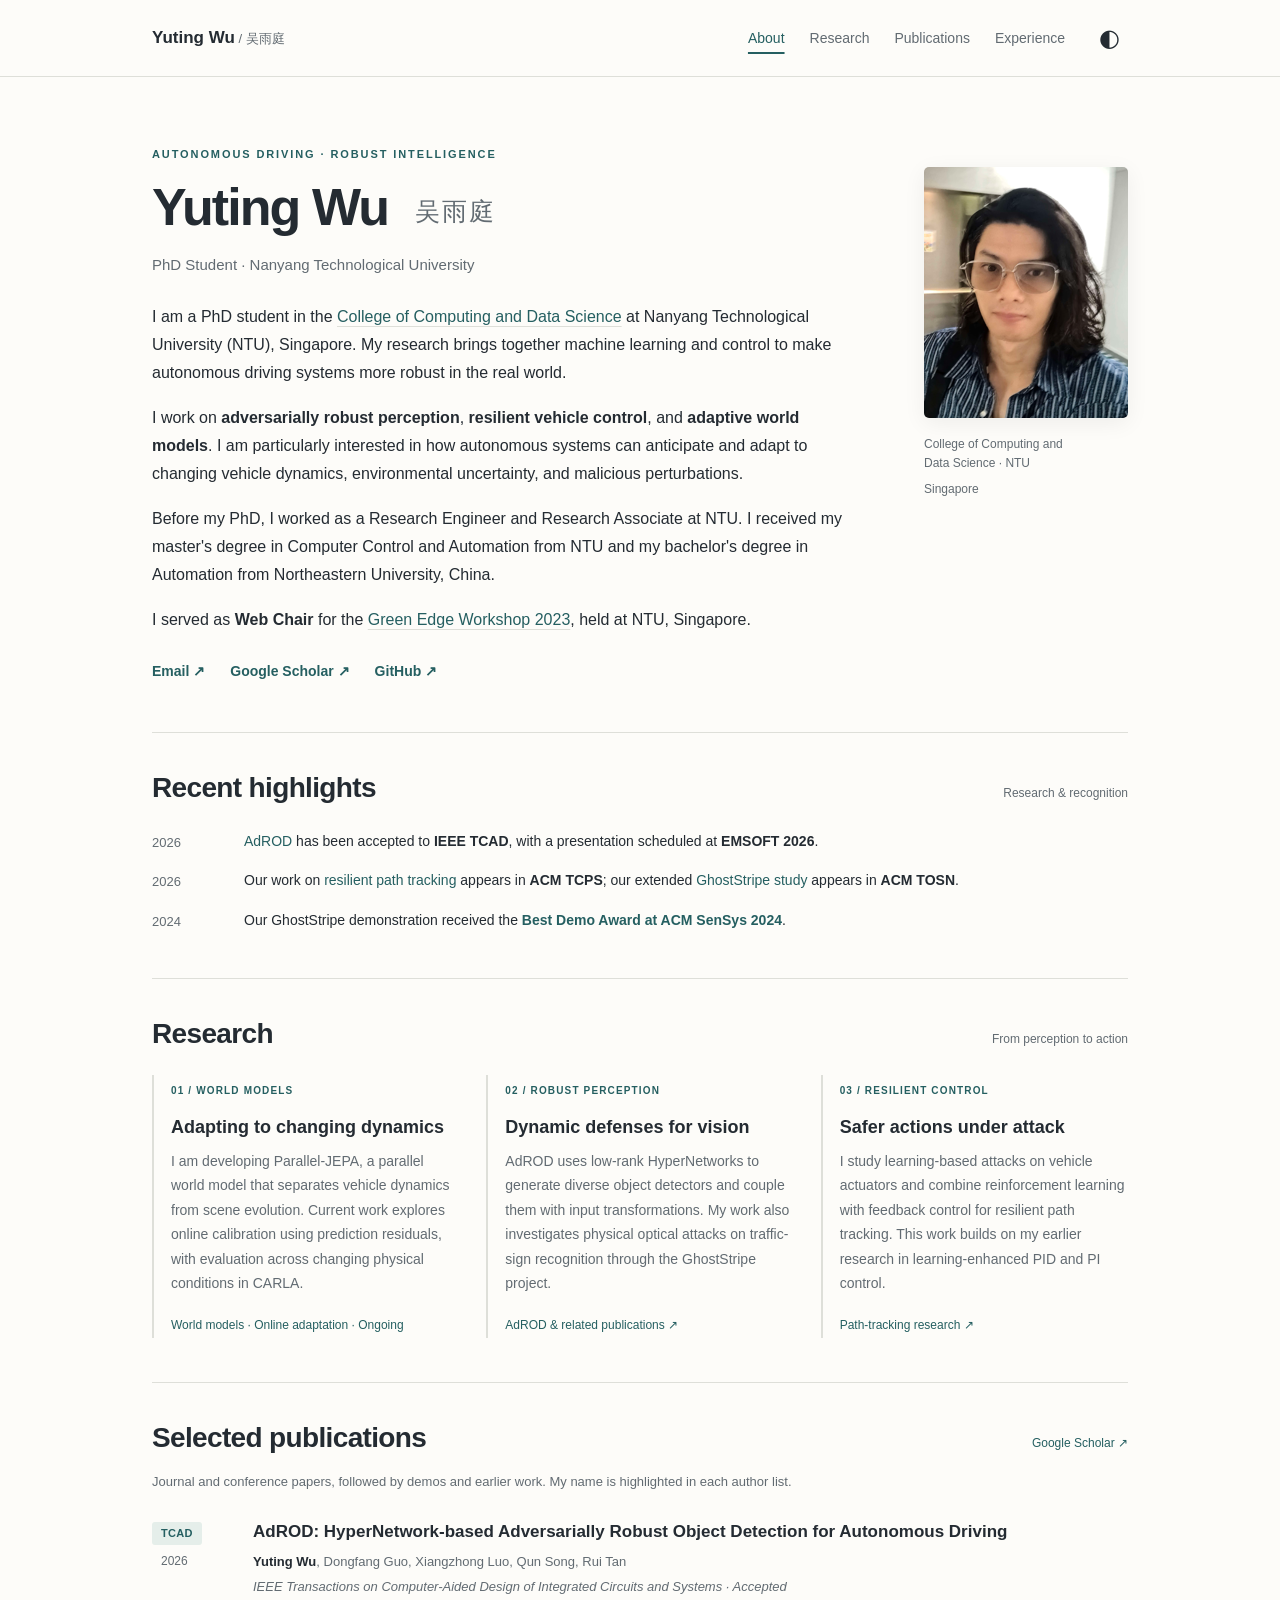
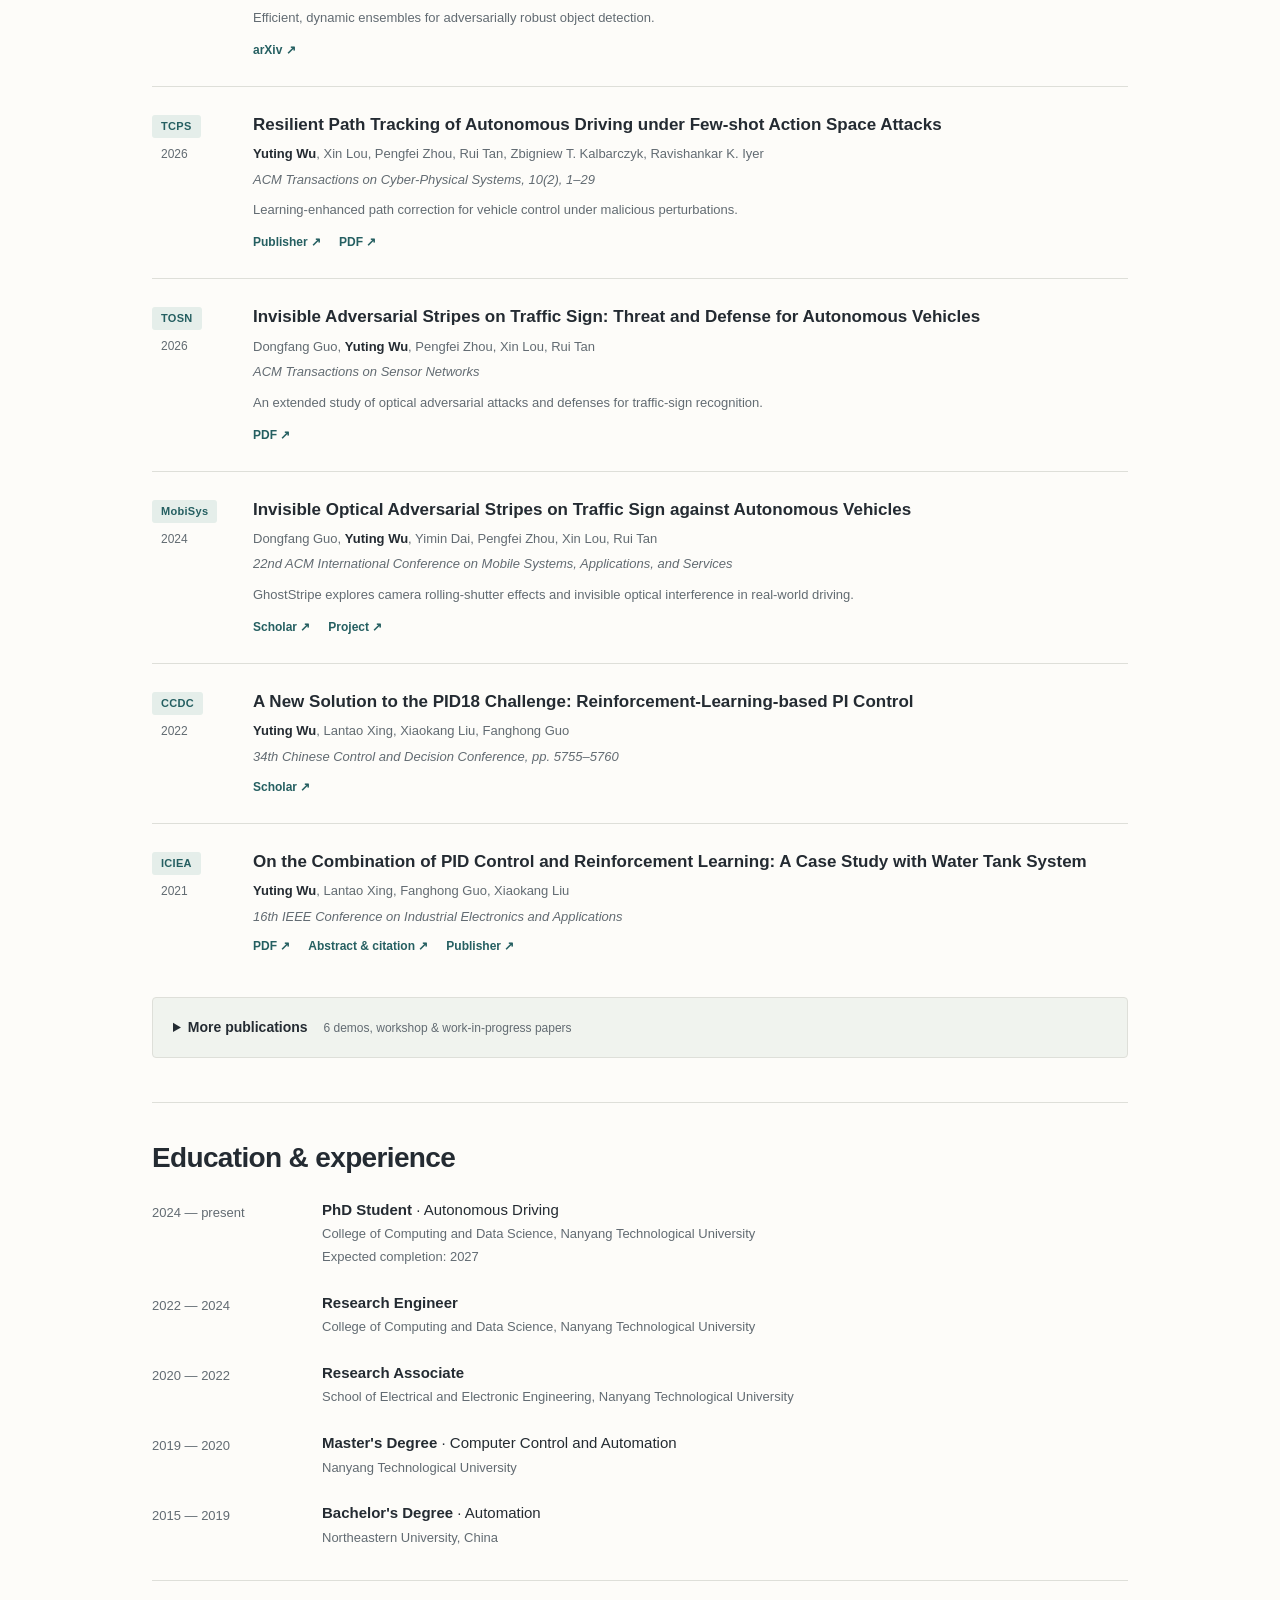
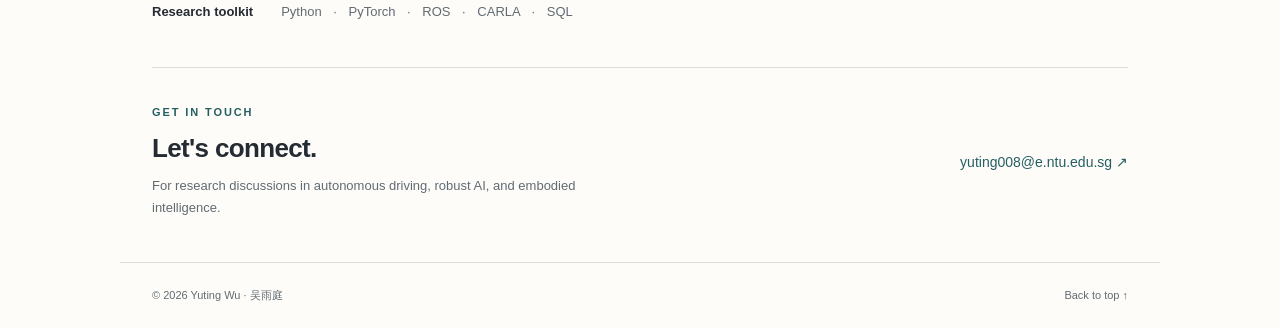
<file: index.html>
<!doctype html>
<html lang="en"><head>
<meta charset="utf-8"><meta name="viewport" content="width=device-width, initial-scale=1">
<meta name="description" content="Yuting Wu (吴雨庭), PhD student at Nanyang Technological University. Autonomous driving, robust perception, reinforcement learning, and adaptive world models.">
<meta name="theme-color" content="#fdfcf9"><meta property="og:title" content="Yuting Wu | Autonomous Driving &amp; Robust Intelligence"><meta property="og:description" content="PhD student at NTU researching robust perception, resilient control, and adaptive world models for autonomous driving."><meta property="og:type" content="website"><meta property="og:url" content="https://yutingwu-ntuiot.github.io/">
<link rel="canonical" href="https://yutingwu-ntuiot.github.io/"><link rel="icon" href="favicon.svg" type="image/svg+xml"><link rel="stylesheet" href="style.css"><title>Yuting Wu | Autonomous Driving &amp; Robust Intelligence</title>
</head><body><a class="skip" href="#main">Skip to content</a>
<header><nav aria-label="Main navigation"><a class="wordmark" href="#about">Yuting Wu<span> / 吴雨庭</span></a><div class="nav-links"><a class="active" href="#about">About</a><a href="#research">Research</a><a href="#publications">Publications</a><a href="#experience">Experience</a><button id="theme" type="button" aria-label="Switch to dark theme" aria-pressed="false">◐</button></div></nav></header>
<main id="main"><section id="about" class="about" aria-labelledby="name"><div class="intro"><div class="bio">
<p class="eyebrow">AUTONOMOUS DRIVING · ROBUST INTELLIGENCE</p><h1 id="name">Yuting Wu <span lang="zh">吴雨庭</span></h1><p class="position">PhD Student · Nanyang Technological University</p>
<p>I am a PhD student in the <a href="https://www.ntu.edu.sg/computing">College of Computing and Data Science</a> at Nanyang Technological University (NTU), Singapore. My research brings together machine learning and control to make autonomous driving systems more robust in the real world.</p>
<p>I work on <strong>adversarially robust perception</strong>, <strong>resilient vehicle control</strong>, and <strong>adaptive world models</strong>. I am particularly interested in how autonomous systems can anticipate and adapt to changing vehicle dynamics, environmental uncertainty, and malicious perturbations.</p>
<p>Before my PhD, I worked as a Research Engineer and Research Associate at NTU. I received my master's degree in Computer Control and Automation from NTU and my bachelor's degree in Automation from Northeastern University, China.</p>
<p>I served as <strong>Web Chair</strong> for the <a href="https://sites.google.com/view/green-edge-workshop/">Green Edge Workshop 2023</a>, held at NTU, Singapore.</p>
<div class="contact-links" aria-label="Contact and academic profiles"><a href="mailto:yuting008@e.ntu.edu.sg">Email ↗</a><a href="https://scholar.google.com/citations?user=b2eXVCQAAAAJ&amp;hl=en">Google Scholar ↗</a><a href="https://github.com/yutingwu-ntuiot">GitHub ↗</a></div></div>
<aside class="profile"><img src="portrait.png" width="204" height="251" alt="Portrait of Yuting Wu"><p>College of Computing and<br>Data Science · NTU</p><span>Singapore</span></aside></div></section>
<section class="section news" aria-labelledby="news-title"><div class="section-heading"><h2 id="news-title">Recent highlights</h2><span class="section-note">Research &amp; recognition</span></div><ul class="news-list">
<li><span class="date">2026</span><p><a href="https://arxiv.org/abs/2608.16031">AdROD</a> has been accepted to <strong>IEEE TCAD</strong>, with a presentation scheduled at <strong>EMSOFT 2026</strong>.</p></li>
<li><span class="date">2026</span><p>Our work on <a href="https://doi.org/10.1145/3777460">resilient path tracking</a> appears in <strong>ACM TCPS</strong>; our extended <a href="https://tanrui.github.io/pub/GhostStripe-TOSN.pdf">GhostStripe study</a> appears in <strong>ACM TOSN</strong>.</p></li>
<li><span class="date">2024</span><p>Our GhostStripe demonstration received the <strong class="award-inline">Best Demo Award at ACM SenSys 2024</strong>.</p></li></ul></section>
<section class="section" id="research" aria-labelledby="research-title"><div class="section-heading"><h2 id="research-title">Research</h2><span class="section-note">From perception to action</span></div><div class="research-grid">
<article><span class="topic-number">01 / WORLD MODELS</span><h3>Adapting to changing dynamics</h3><p>I am developing Parallel-JEPA, a parallel world model that separates vehicle dynamics from scene evolution. Current work explores online calibration using prediction residuals, with evaluation across changing physical conditions in CARLA.</p><span class="topic-footer">World models · Online adaptation · Ongoing</span></article>
<article><span class="topic-number">02 / ROBUST PERCEPTION</span><h3>Dynamic defenses for vision</h3><p>AdROD uses low-rank HyperNetworks to generate diverse object detectors and couple them with input transformations. My work also investigates physical optical attacks on traffic-sign recognition through the GhostStripe project.</p><a href="#pub-tcad">AdROD &amp; related publications ↗</a></article>
<article><span class="topic-number">03 / RESILIENT CONTROL</span><h3>Safer actions under attack</h3><p>I study learning-based attacks on vehicle actuators and combine reinforcement learning with feedback control for resilient path tracking. This work builds on my earlier research in learning-enhanced PID and PI control.</p><a href="#pub-tcps">Path-tracking research ↗</a></article></div></section>
<section class="section" id="publications" aria-labelledby="publications-title"><div class="section-heading"><h2 id="publications-title">Selected publications</h2><a class="section-note" href="https://scholar.google.com/citations?user=b2eXVCQAAAAJ&amp;hl=en">Google Scholar ↗</a></div><p class="section-intro">Journal and conference papers, followed by demos and earlier work. My name is highlighted in each author list.</p><div class="publication-list"><article class="publication" id="pub-tcad"><div class="pub-label"><span>TCAD</span><time>2026</time></div><div><h3><a href="https://arxiv.org/abs/2608.16031">AdROD: HyperNetwork-based Adversarially Robust Object Detection for Autonomous Driving</a></h3><p class="authors"><strong>Yuting Wu</strong>, Dongfang Guo, Xiangzhong Luo, Qun Song, Rui Tan</p><p class="venue">IEEE Transactions on Computer-Aided Design of Integrated Circuits and Systems · Accepted</p><p class="pub-summary">Efficient, dynamic ensembles for adversarially robust object detection.</p><div class="paper-links"><a href="https://arxiv.org/abs/2608.16031">arXiv ↗</a></div></div></article><article class="publication" id="pub-tcps"><div class="pub-label"><span>TCPS</span><time>2026</time></div><div><h3><a href="https://doi.org/10.1145/3777460">Resilient Path Tracking of Autonomous Driving under Few-shot Action Space Attacks</a></h3><p class="authors"><strong>Yuting Wu</strong>, Xin Lou, Pengfei Zhou, Rui Tan, Zbigniew T. Kalbarczyk, Ravishankar K. Iyer</p><p class="venue">ACM Transactions on Cyber-Physical Systems, 10(2), 1–29</p><p class="pub-summary">Learning-enhanced path correction for vehicle control under malicious perturbations.</p><div class="paper-links"><a href="https://doi.org/10.1145/3777460">Publisher ↗</a><a href="https://tanrui.github.io/pub/Yuting-TCPS25.pdf">PDF ↗</a></div></div></article><article class="publication" id="pub-tosn"><div class="pub-label"><span>TOSN</span><time>2026</time></div><div><h3><a href="https://tanrui.github.io/pub/GhostStripe-TOSN.pdf">Invisible Adversarial Stripes on Traffic Sign: Threat and Defense for Autonomous Vehicles</a></h3><p class="authors">Dongfang Guo, <strong>Yuting Wu</strong>, Pengfei Zhou, Xin Lou, Rui Tan</p><p class="venue">ACM Transactions on Sensor Networks</p><p class="pub-summary">An extended study of optical adversarial attacks and defenses for traffic-sign recognition.</p><div class="paper-links"><a href="https://tanrui.github.io/pub/GhostStripe-TOSN.pdf">PDF ↗</a></div></div></article><article class="publication" id="pub-mobisys"><div class="pub-label"><span>MobiSys</span><time>2024</time></div><div><h3><a href="https://scholar.google.com/citations?view_op=view_citation&amp;hl=en&amp;user=b2eXVCQAAAAJ&amp;citation_for_view=b2eXVCQAAAAJ:UeHWp8X0CEIC">Invisible Optical Adversarial Stripes on Traffic Sign against Autonomous Vehicles</a></h3><p class="authors">Dongfang Guo, <strong>Yuting Wu</strong>, Yimin Dai, Pengfei Zhou, Xin Lou, Rui Tan</p><p class="venue">22nd ACM International Conference on Mobile Systems, Applications, and Services</p><p class="pub-summary">GhostStripe explores camera rolling-shutter effects and invisible optical interference in real-world driving.</p><div class="paper-links"><a href="https://scholar.google.com/citations?view_op=view_citation&amp;hl=en&amp;user=b2eXVCQAAAAJ&amp;citation_for_view=b2eXVCQAAAAJ:UeHWp8X0CEIC">Scholar ↗</a><a href="https://dfguooo.github.io/projects/ghoststripe/">Project ↗</a></div></div></article><article class="publication" id="pub-ccdc"><div class="pub-label"><span>CCDC</span><time>2022</time></div><div><h3><a href="https://scholar.google.com/citations?view_op=view_citation&amp;hl=en&amp;user=b2eXVCQAAAAJ&amp;citation_for_view=b2eXVCQAAAAJ:9yKSN-GCB0IC">A New Solution to the PID18 Challenge: Reinforcement-Learning-based PI Control</a></h3><p class="authors"><strong>Yuting Wu</strong>, Lantao Xing, Xiaokang Liu, Fanghong Guo</p><p class="venue">34th Chinese Control and Decision Conference, pp. 5755–5760</p><div class="paper-links"><a href="https://scholar.google.com/citations?view_op=view_citation&amp;hl=en&amp;user=b2eXVCQAAAAJ&amp;citation_for_view=b2eXVCQAAAAJ:9yKSN-GCB0IC">Scholar ↗</a></div></div></article><article class="publication" id="pub-iciea"><div class="pub-label"><span>ICIEA</span><time>2021</time></div><div><h3><a href="https://ieeexplore.ieee.org/document/9516140/">On the Combination of PID Control and Reinforcement Learning: A Case Study with Water Tank System</a></h3><p class="authors"><strong>Yuting Wu</strong>, Lantao Xing, Fanghong Guo, Xiaokang Liu</p><p class="venue">16th IEEE Conference on Industrial Electronics and Applications</p><div class="paper-links"><a href="pid-rl-water-tank.pdf">PDF ↗</a><a href="pid-rl-water-tank.html">Abstract &amp; citation ↗</a><a href="https://ieeexplore.ieee.org/document/9516140/">Publisher ↗</a></div></div></article></div><details class="more-publications"><summary>More publications <span>6 demos, workshop &amp; work-in-progress papers</span></summary><div class="additional-papers"><article><span class="small-label">SenSys 2025 · Demo</span><h3><a href="https://scholar.google.com/citations?view_op=view_citation&amp;hl=en&amp;user=b2eXVCQAAAAJ&amp;citation_for_view=b2eXVCQAAAAJ:zYLM7Y9cAGgC">Parameterized Stochastic Ensemble Defense for Object Detection</a></h3><p class="authors"><strong>Yuting Wu</strong>, Dongfang Guo, Xiangzhong Luo, Qun Song, Rui Tan</p></article><article><span class="small-label">SenSys 2024 · Demo · Best Demo Award</span><h3><a href="https://scholar.google.com/citations?view_op=view_citation&amp;hl=en&amp;user=b2eXVCQAAAAJ&amp;citation_for_view=b2eXVCQAAAAJ:IjCSPb-OGe4C">Invisible Adversarial Stripes against Traffic Sign Recognition in Autonomous Driving</a></h3><p class="authors">Dongfang Guo, <strong>Yuting Wu</strong>, Yimin Dai, Pengfei Zhou, Xin Lou, Rui Tan</p></article><article><span class="small-label">DSN Workshops / SSIV 2023</span><h3><a href="https://scholar.google.com/citations?view_op=view_citation&amp;hl=en&amp;user=b2eXVCQAAAAJ&amp;citation_for_view=b2eXVCQAAAAJ:qjMakFHDy7sC">Susceptibility of Autonomous Driving Agents to Learning-Based Action-Space Attacks</a></h3><p class="authors"><strong>Yuting Wu</strong>, Pengfei Zhou, Xin Lou, Rui Tan, Zbigniew T. Kalbarczyk, Ravishankar K. Iyer</p></article><article><span class="small-label">ICCPS 2023 · Work in progress</span><h3><a href="https://scholar.google.com/citations?view_op=view_citation&amp;hl=en&amp;user=b2eXVCQAAAAJ&amp;citation_for_view=b2eXVCQAAAAJ:2osOgNQ5qMEC">Effects of Learning-Based Action-Space Attacks on Autonomous Driving Agents</a></h3><p class="authors"><strong>Yuting Wu</strong>, Xin Lou, Pengfei Zhou, Rui Tan, Zbigniew T. Kalbarczyk, Ravishankar K. Iyer</p></article><article><span class="small-label">IPSN 2022 · Demo abstract</span><h3><a href="https://scholar.google.com/citations?view_op=view_citation&amp;hl=en&amp;user=b2eXVCQAAAAJ&amp;citation_for_view=b2eXVCQAAAAJ:d1gkVwhDpl0C">3D Simultaneous Localization and Mapping with Power Network Electromagnetic Radiation</a></h3><p class="authors">Rongrong Wang, Zhenyu Yan, <strong>Yuting Wu</strong>, Rui Tan, Chris Xiaoxuan Lu</p></article><article><span class="small-label">SenSys 2021 · Demo abstract</span><h3><a href="https://scholar.google.com/citations?view_op=view_citation&amp;hl=en&amp;user=b2eXVCQAAAAJ&amp;citation_for_view=b2eXVCQAAAAJ:u-x6o8ySG0sC">Infrastructure-Free Smartphone Indoor Localization Using Room Acoustic Responses</a></h3><p class="authors">Dongfang Guo, Wenjie Luo, Chaojie Gu, <strong>Yuting Wu</strong>, Qun Song, Zhenyu Yan, Rui Tan</p></article></div></details></section>
<section class="section" id="experience" aria-labelledby="experience-title"><div class="section-heading"><h2 id="experience-title">Education &amp; experience</h2></div><div class="timeline">
<article><span class="date">2024 — present</span><div><h3>PhD Student <span>· Autonomous Driving</span></h3><p>College of Computing and Data Science, Nanyang Technological University</p><p class="muted">Expected completion: 2027</p></div></article>
<article><span class="date">2022 — 2024</span><div><h3>Research Engineer</h3><p>College of Computing and Data Science, Nanyang Technological University</p></div></article>
<article><span class="date">2020 — 2022</span><div><h3>Research Associate</h3><p>School of Electrical and Electronic Engineering, Nanyang Technological University</p></div></article>
<article><span class="date">2019 — 2020</span><div><h3>Master's Degree <span>· Computer Control and Automation</span></h3><p>Nanyang Technological University</p></div></article>
<article><span class="date">2015 — 2019</span><div><h3>Bachelor's Degree <span>· Automation</span></h3><p>Northeastern University, China</p></div></article></div>
<div class="toolkit"><h3>Research toolkit</h3><p>Python <span>·</span> PyTorch <span>·</span> ROS <span>·</span> CARLA <span>·</span> SQL</p></div></section>
<section class="contact-section" aria-labelledby="contact-title"><div><p class="eyebrow">GET IN TOUCH</p><h2 id="contact-title">Let's connect.</h2><p>For research discussions in autonomous driving, robust AI, and embodied intelligence.</p></div><a href="mailto:yuting008@e.ntu.edu.sg">yuting008@e.ntu.edu.sg ↗</a></section>
</main><footer><span>© <span id="year">2026</span> Yuting Wu · 吴雨庭</span><a href="#about">Back to top ↑</a></footer><script src="script.js"></script></body></html>
</file>
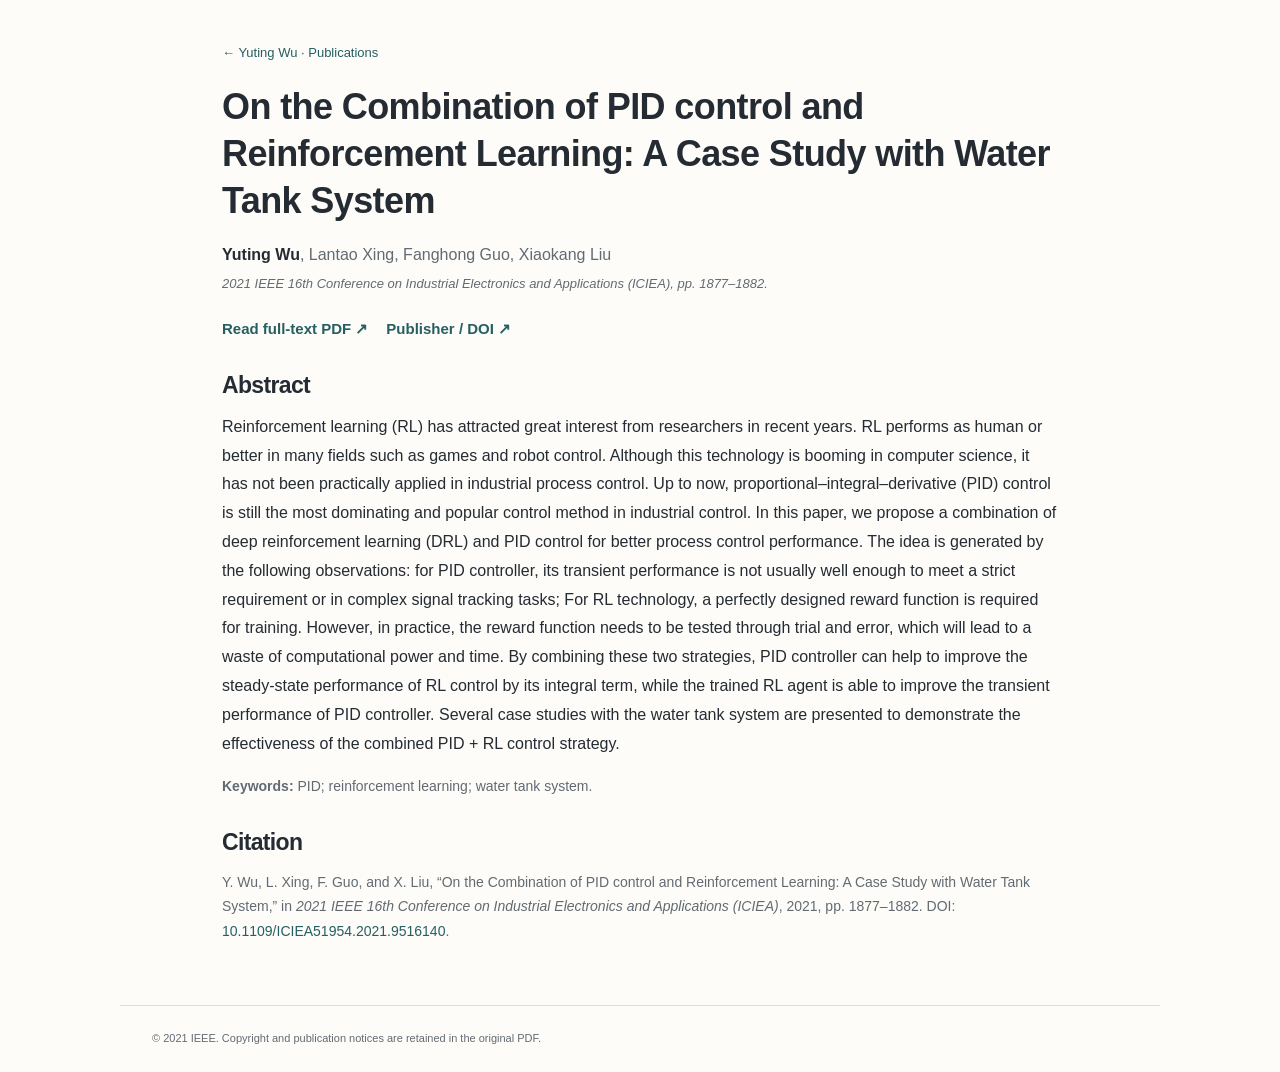
<file: pid-rl-water-tank.html>
<!doctype html>
<html lang="en"><head><meta charset="utf-8"><meta name="viewport" content="width=device-width, initial-scale=1">
<title>On the Combination of PID control and Reinforcement Learning: A Case Study with Water Tank System | Yuting Wu</title>
<meta name="description" content="Paper by Yuting Wu, Lantao Xing, Fanghong Guo, and Xiaokang Liu. ICIEA 2021, pages 1877–1882. Abstract and full-text PDF.">
<meta name="citation_title" content="On the Combination of PID control and Reinforcement Learning: A Case Study with Water Tank System">
<meta name="citation_author" content="Yuting Wu">
<meta name="citation_author" content="Lantao Xing">
<meta name="citation_author" content="Fanghong Guo">
<meta name="citation_author" content="Xiaokang Liu">
<meta name="citation_publication_date" content="2021">
<meta name="citation_conference_title" content="2021 IEEE 16th Conference on Industrial Electronics and Applications (ICIEA)">
<meta name="citation_firstpage" content="1877">
<meta name="citation_lastpage" content="1882">
<meta name="citation_doi" content="10.1109/ICIEA51954.2021.9516140">
<meta name="citation_pdf_url" content="https://yutingwu-ntuiot.github.io/pid-rl-water-tank.pdf">
<meta name="citation_language" content="en">
<meta name="robots" content="index, follow">
<link rel="canonical" href="https://yutingwu-ntuiot.github.io/pid-rl-water-tank.html"><link rel="stylesheet" href="style.css"><link rel="icon" href="favicon.svg" type="image/svg+xml">
<style>.paper-page{max-width:900px;padding-top:38px;padding-bottom:48px}.paper-page h1{font-size:clamp(26px,4vw,36px);letter-spacing:-.6px;line-height:1.3;margin:18px 0}.paper-page .authors{font-size:16px}.paper-page h2{font-size:23px;margin:28px 0 12px}.paper-page .abstract{line-height:1.8}.paper-page .paper-links{font-size:15px;margin:20px 0}.paper-citation{font-size:14px;color:var(--muted)}.back-link{font-size:13px}</style></head>
<body><main class="paper-page"><a class="back-link" href="index.html#publications">← Yuting Wu · Publications</a>
<h1>On the Combination of PID control and Reinforcement Learning: A Case Study with Water Tank System</h1><p class="authors"><strong>Yuting Wu</strong>, Lantao Xing, Fanghong Guo, Xiaokang Liu</p>
<p class="venue">2021 IEEE 16th Conference on Industrial Electronics and Applications (ICIEA), pp. 1877–1882.</p>
<div class="paper-links"><a href="pid-rl-water-tank.pdf">Read full-text PDF ↗</a><a href="https://doi.org/10.1109/ICIEA51954.2021.9516140">Publisher / DOI ↗</a></div>
<h2>Abstract</h2><p class="abstract">Reinforcement learning (RL) has attracted great interest from researchers in recent years. RL performs as human or better in many fields such as games and robot control. Although this technology is booming in computer science, it has not been practically applied in industrial process control. Up to now, proportional–integral–derivative (PID) control is still the most dominating and popular control method in industrial control. In this paper, we propose a combination of deep reinforcement learning (DRL) and PID control for better process control performance. The idea is generated by the following observations: for PID controller, its transient performance is not usually well enough to meet a strict requirement or in complex signal tracking tasks; For RL technology, a perfectly designed reward function is required for training. However, in practice, the reward function needs to be tested through trial and error, which will lead to a waste of computational power and time. By combining these two strategies, PID controller can help to improve the steady-state performance of RL control by its integral term, while the trained RL agent is able to improve the transient performance of PID controller. Several case studies with the water tank system are presented to demonstrate the effectiveness of the combined PID + RL control strategy.</p>
<p class="paper-citation"><strong>Keywords:</strong> PID; reinforcement learning; water tank system.</p>
<h2>Citation</h2><p class="paper-citation">Y. Wu, L. Xing, F. Guo, and X. Liu, “On the Combination of PID control and Reinforcement Learning: A Case Study with Water Tank System,” in <em>2021 IEEE 16th Conference on Industrial Electronics and Applications (ICIEA)</em>, 2021, pp. 1877–1882. DOI: <a href="https://doi.org/10.1109/ICIEA51954.2021.9516140">10.1109/ICIEA51954.2021.9516140</a>.</p>
</main><footer>© 2021 IEEE. Copyright and publication notices are retained in the original PDF.</footer></body></html>
</file>
<file: style.css>
:root{color-scheme:light;--bg:#fdfcf9;--text:#242b32;--muted:#626b72;--accent:#255f61;--line:#dedfd9;--tile:#f0f3ee;--badge:#e5eeea;--header:rgba(253,252,249,.97)}
:root[data-theme=dark]{color-scheme:dark;--bg:#171e21;--text:#e7ece9;--muted:#a9b4b3;--accent:#a0d6c7;--line:#364145;--tile:#212c2d;--badge:#2b3e39;--header:rgba(23,30,33,.97)}
*{box-sizing:border-box}html{scroll-behavior:smooth;scroll-padding-top:100px}body{margin:0;background:var(--bg);color:var(--text);font-family:-apple-system,BlinkMacSystemFont,"Segoe UI",Arial,"Microsoft YaHei",sans-serif;font-size:16px;line-height:1.75;-webkit-font-smoothing:antialiased}a{color:var(--accent);text-decoration:none;text-underline-offset:4px}a:hover{text-decoration:underline}a:focus-visible,button:focus-visible,summary:focus-visible{outline:2px solid var(--accent);outline-offset:5px}strong{font-weight:600}h1,h2,h3,p{margin-top:0}h1,h2,h3{color:var(--text)}.skip{position:absolute;top:-80px;left:20px;z-index:5;padding:10px;background:var(--bg)}.skip:focus{top:10px}header{position:sticky;top:0;z-index:3;background:var(--header);border-bottom:1px solid var(--line)}nav{max-width:1040px;margin:auto;min-height:76px;padding:12px 32px;display:flex;align-items:center;justify-content:space-between;gap:20px}.wordmark{font-weight:650;font-size:17px;color:var(--text);white-space:nowrap}.wordmark span{font-size:13px;font-weight:400;color:var(--muted)}.nav-links{display:flex;align-items:center;gap:25px}.nav-links>a{font-size:14px;color:var(--muted)}.nav-links>a.active{color:var(--accent);text-decoration:underline;text-decoration-thickness:2px;text-underline-offset:9px}button{border:0;background:transparent;color:var(--text);cursor:pointer;min-width:38px;min-height:40px;font-size:24px}main{max-width:1040px;padding:0 32px;margin:0 auto}.about{padding:68px 0 48px}.intro{display:grid;grid-template-columns:minmax(0,1fr) 204px;gap:64px}.eyebrow{font-size:11px;letter-spacing:1.9px;font-weight:650;color:var(--accent);margin-bottom:14px}h1{font-size:52px;line-height:1.15;font-weight:650;letter-spacing:-1.9px;margin-bottom:14px}h1 span{display:inline-block;font-size:25px;letter-spacing:2px;font-weight:400;color:var(--muted);margin-left:14px;vertical-align:middle}.position{font-size:15px;color:var(--muted);margin-bottom:25px}.bio>p:not(.eyebrow):not(.position){margin-bottom:17px}.bio>p a{text-decoration:underline;text-decoration-color:var(--line)}.profile{padding-top:22px}.profile img{width:204px;height:251px;object-fit:cover;display:block;border-radius:5px;box-shadow:0 5px 22px #00000010}.profile p{margin:17px 0 1px;font-size:12px;line-height:1.6;color:var(--muted)}.profile>span{font-size:12px;color:var(--muted)}.contact-links{display:flex;flex-wrap:wrap;gap:25px;margin-top:25px;font-size:14px;font-weight:600}.section{border-top:1px solid var(--line);padding:36px 0 44px}.section-heading{display:flex;justify-content:space-between;align-items:baseline;gap:16px;margin-bottom:22px}h2{font-size:28px;line-height:1.35;font-weight:550;letter-spacing:-.65px;margin-bottom:0}.section-note{font-size:12px;color:var(--muted)}a.section-note{color:var(--accent)}.news-list{padding:0;margin:0;list-style:none}.news-list li{display:grid;grid-template-columns:70px 1fr;gap:22px;margin:0 0 14px}.news-list li:last-child{margin-bottom:0}.date{color:var(--muted);font-size:13px;font-variant-numeric:tabular-nums;padding-top:3px}.news-list p{font-size:14px;margin:0}.award-inline{color:var(--accent)}.research-grid{display:grid;grid-template-columns:repeat(3,minmax(0,1fr));gap:27px}.research-grid article{padding:0 0 0 17px;border-left:2px solid var(--line)}.topic-number{font-size:10px;letter-spacing:1.15px;font-weight:650;color:var(--accent)}h3{font-size:17px;line-height:1.5;font-weight:600;margin-bottom:8px}.research-grid h3{margin-top:11px;font-size:18px}.research-grid p{font-size:14px;color:var(--muted);line-height:1.75;margin-bottom:14px}.topic-footer,.research-grid a{font-size:12px;color:var(--accent)}.section-intro{font-size:13px;color:var(--muted);margin:-7px 0 25px}.publication{display:grid;grid-template-columns:78px minmax(0,1fr);gap:23px;padding:25px 0;border-bottom:1px solid var(--line);scroll-margin-top:100px}.publication:first-child{padding-top:0}.publication:last-child{border-bottom:0}.pub-label{display:flex;align-items:flex-start;flex-direction:column;gap:6px;padding-top:3px}.pub-label span{font-size:11px;font-weight:650;background:var(--badge);color:var(--accent);padding:2px 9px;border-radius:3px;letter-spacing:.3px}.pub-label time{font-size:12px;color:var(--muted);padding-left:9px}.publication h3{font-size:17px;line-height:1.5;margin-bottom:6px}.publication h3 a,.additional-papers h3 a{color:var(--text)}.authors{font-size:13px;color:var(--muted);line-height:1.65;margin-bottom:4px}.authors strong{color:var(--text);font-weight:650}.venue{font-size:13px;color:var(--muted);font-style:italic;margin-bottom:8px}.pub-summary{font-size:13px;margin-bottom:10px;color:var(--muted)}.paper-links{display:flex;gap:18px;font-size:12px;font-weight:600}.more-publications{background:var(--tile);border:1px solid var(--line);border-radius:4px;margin-top:15px}.more-publications summary{padding:17px 20px;cursor:pointer;font-size:14px;font-weight:600}.more-publications summary>span{font-weight:400;font-size:12px;color:var(--muted);margin-left:12px}.additional-papers{padding:0 22px 6px}.additional-papers article{padding:19px 0;border-top:1px solid var(--line)}.small-label{font-size:11px;color:var(--accent)}.additional-papers h3{font-size:15px;margin:6px 0}.timeline article{display:grid;grid-template-columns:150px minmax(0,1fr);gap:20px;margin-bottom:23px}.timeline article:last-child{margin-bottom:0}.timeline h3{font-size:15px;margin-bottom:2px}.timeline h3 span{font-weight:400}.timeline p{font-size:13px;color:var(--muted);margin-bottom:0}.muted{color:var(--muted)}.toolkit{display:flex;gap:28px;align-items:baseline;border-top:1px solid var(--line);margin-top:30px;padding-top:20px}.toolkit h3{font-size:13px;margin:0}.toolkit p{font-size:13px;color:var(--muted);margin:0}.toolkit span{padding:0 8px}.contact-section{border-top:1px solid var(--line);padding:35px 0 42px;display:flex;justify-content:space-between;align-items:center;gap:30px}.contact-section .eyebrow{margin-bottom:8px}.contact-section h2{font-size:26px;margin-bottom:9px}.contact-section p:last-child{font-size:13px;color:var(--muted);margin:0;max-width:470px}.contact-section>a{font-size:14px;white-space:nowrap}footer{max-width:1040px;margin:auto;padding:23px 32px;border-top:1px solid var(--line);display:flex;justify-content:space-between;gap:20px;color:var(--muted);font-size:11px}footer a{color:var(--muted)}
@media(min-width:1400px){.about{padding-top:78px}}@media(max-width:850px){.wordmark span{display:none}.intro{gap:35px;grid-template-columns:minmax(0,1fr) 174px}.profile img{width:174px;height:auto}h1{font-size:43px}h1 span{font-size:22px}.research-grid{gap:18px}.contact-section{align-items:flex-start;flex-direction:column;gap:20px}}
@media(max-width:640px){html{scroll-padding-top:120px}nav{min-height:92px;padding:12px 22px;flex-wrap:wrap;gap:5px}.wordmark{font-size:16px}.wordmark span{display:inline}.nav-links{width:100%;gap:21px;justify-content:space-between}.nav-links>a{font-size:12px}.nav-links button{font-size:21px;min-height:32px}main{padding:0 22px}.about{padding:32px 0}.intro{display:flex;flex-direction:column-reverse;gap:23px}.profile{padding:0;display:flex;flex-wrap:wrap;align-items:center;gap:0 18px}.profile img{width:110px;height:135px}.profile p{margin:0;flex:1;font-size:12px}.profile>span{display:none}.eyebrow{font-size:9px;letter-spacing:1.1px}h1{font-size:40px;letter-spacing:-1.5px}h1 span{font-size:22px;margin-left:8px}.position{font-size:13px;margin-bottom:20px}.bio>p{font-size:15px;line-height:1.8}.contact-links{gap:21px;font-size:13px}.section{padding:28px 0 32px}.section-heading{flex-wrap:wrap;gap:8px;margin-bottom:20px}h2{font-size:25px}.section-note{font-size:11px}.news-list li{grid-template-columns:40px 1fr;gap:15px;margin-bottom:18px}.research-grid{grid-template-columns:1fr;gap:28px}.research-grid h3{margin-top:7px}.research-grid p{margin-bottom:9px}.publication{grid-template-columns:1fr;gap:9px;padding:24px 0}.pub-label{flex-direction:row;align-items:center;gap:3px}.publication h3{font-size:16px}.more-publications summary{padding:15px}.more-publications summary>span{display:block;margin:5px 0 0 15px}.timeline article{grid-template-columns:1fr;gap:3px;margin-bottom:24px}.timeline .date{font-size:12px}.toolkit{flex-direction:column;gap:7px}.contact-section>a{font-size:13px}footer{padding:22px;font-size:10px}.section-intro{font-size:12px}}
@media(prefers-reduced-motion:reduce){html{scroll-behavior:auto}}
</file>
